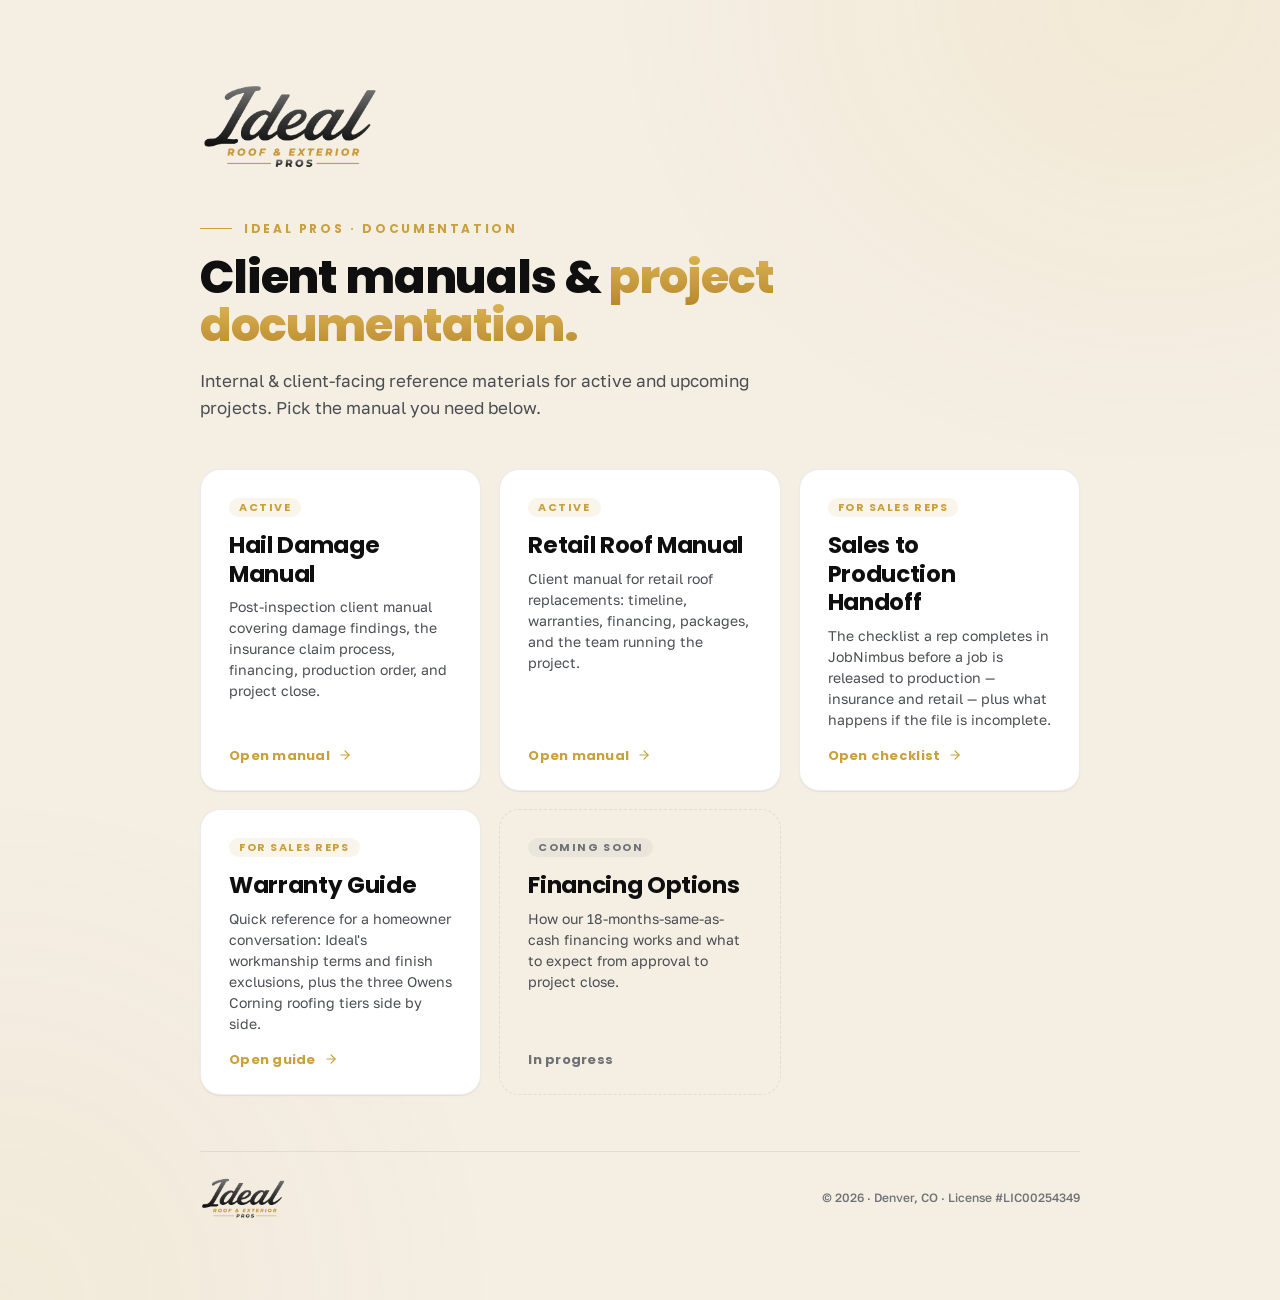
<file: index.html>
<!DOCTYPE html>
<html lang="en">
<head>
  <meta charset="UTF-8" />
  <meta name="viewport" content="width=device-width, initial-scale=1.0" />
  <title>Documentation — Ideal Roof &amp; Exterior Pros</title>
  <meta name="robots" content="noindex" />
  <meta name="theme-color" content="#0F0F10" />

  <link rel="stylesheet" href="hail/assets/brand.css" />

  <link rel="icon" type="image/svg+xml" href="data:image/svg+xml,%3Csvg xmlns='http://www.w3.org/2000/svg' viewBox='0 0 64 64'%3E%3Crect width='64' height='64' fill='%230F0F10'/%3E%3Cpolygon points='32,12 56,32 8,32' fill='%23C9A03A'/%3E%3Crect x='12' y='32' width='40' height='24' fill='%23F4EEE3'/%3E%3Crect x='26' y='40' width='12' height='16' fill='%230F0F10'/%3E%3C/svg%3E" />

  <style>
    body {
      min-height: 100vh;
      margin: 0;
      background:
        radial-gradient(70% 60% at 90% 0%,  rgba(226,186,90,.10) 0, rgba(226,186,90,0) 60%),
        radial-gradient(60% 60% at 0% 100%, rgba(201,160,58,.06) 0, rgba(201,160,58,0) 65%),
        var(--bg);
      color: var(--fg);
      display: flex; align-items: center; justify-content: center;
      padding: 80px 24px;
    }

    .hub {
      width: 100%;
      max-width: 880px;
      text-align: left;
    }

    .hub-logo {
      height: 76px; width: auto; display: block;
      margin-bottom: 32px;
    }
    @media (min-width: 701px) { .hub-logo { height: 92px; margin-bottom: 40px; } }

    .hub-eyebrow {
      display: inline-flex; align-items: center; gap: 12px;
      font: var(--t-eyebrow);
      letter-spacing: var(--track-eyebrow);
      text-transform: uppercase;
      color: var(--accent);
      margin-bottom: 18px;
    }
    .hub-eyebrow::before { content: ""; width: 32px; height: 1px; background: var(--accent); }

    .hub h1 {
      font: var(--t-h2);
      letter-spacing: var(--track-head);
      margin: 0 0 18px;
    }
    .hub h1 .gg {
      background: var(--grad-gold-deep);
      -webkit-background-clip: text;
      background-clip: text; color: transparent;
    }
    .hub > p {
      font: 400 17px/1.55 var(--font-body);
      color: var(--fg-muted);
      max-width: 56ch;
      margin: 0 0 48px;
    }

    .doc-grid {
      display: grid;
      grid-template-columns: repeat(auto-fill, minmax(280px, 1fr));
      gap: 18px;
    }

    .doc-card {
      display: flex; flex-direction: column;
      padding: 28px;
      background: var(--alpine-white);
      border: 1px solid var(--hairline);
      border-radius: var(--radius-lg);
      box-shadow: var(--shadow-1);
      color: inherit;
      text-decoration: none;
      transition: transform var(--dur-base) var(--ease-out),
                  box-shadow var(--dur-base) var(--ease-out),
                  border-color var(--dur-base) var(--ease-out);
      position: relative; overflow: hidden;
    }
    .doc-card::before {
      content: ""; position: absolute; left: 0; top: 0; bottom: 0;
      width: 4px; background: var(--accent);
      transform: scaleY(0); transform-origin: top;
      transition: transform var(--dur-base) var(--ease-out);
    }
    .doc-card:hover {
      transform: translateY(-3px);
      box-shadow: var(--shadow-3);
      border-color: var(--accent);
      color: inherit;
    }
    .doc-card:hover::before { transform: scaleY(1); }

    .doc-card .tag {
      display: inline-block;
      font: 700 11px/1 var(--font-display);
      letter-spacing: .14em;
      text-transform: uppercase;
      color: var(--accent);
      padding: 4px 10px;
      background: rgba(201,160,58,.10);
      border-radius: 999px;
      margin-bottom: 14px;
      align-self: flex-start;
    }
    .doc-card h3 {
      font: var(--t-h4);
      letter-spacing: var(--track-tight);
      margin: 0 0 8px;
    }
    .doc-card p {
      font: 400 14px/1.5 var(--font-body);
      color: var(--fg-muted);
      margin: 0 0 18px;
    }
    .doc-card .row {
      display: flex; align-items: center; gap: 8px;
      margin-top: auto;
      font: 700 13px/1 var(--font-display);
      letter-spacing: .02em;
      color: var(--accent);
    }
    .doc-card .row svg { width: 14px; height: 14px; stroke: currentColor; fill: none; stroke-width: 2; stroke-linecap: round; stroke-linejoin: round; }

    .doc-card.placeholder {
      background: transparent;
      border-style: dashed;
      box-shadow: none;
      color: var(--fg-soft);
      cursor: default;
    }
    .doc-card.placeholder:hover {
      transform: none;
      box-shadow: none;
      border-color: var(--hairline-strong);
    }
    .doc-card.placeholder::before { display: none; }
    .doc-card.placeholder .tag {
      color: var(--fg-soft);
      background: rgba(15,15,16,.04);
    }
    .doc-card.placeholder .row { color: var(--fg-soft); }

    .hub-footer {
      margin-top: 56px;
      padding-top: 24px;
      border-top: 1px solid var(--hairline);
      display: flex; align-items: center; justify-content: space-between; gap: 16px;
      font: var(--t-caption);
      color: var(--fg-soft);
      flex-wrap: wrap;
    }
    .hub-footer .brand {
      display: flex; align-items: center; gap: 10px;
    }
    .hub-footer .brand .foot-logo {
      height: 44px; width: auto; display: block;
    }
  </style>
</head>
<body>
  <main class="hub">
    <img class="hub-logo" src="assets/logo-dark.webp" alt="Ideal Roof &amp; Exterior Pros" width="2170" height="1115" />
    <span class="hub-eyebrow">Ideal Pros · Documentation</span>
    <h1>Client manuals &amp; <span class="gg">project documentation.</span></h1>
    <p>Internal &amp; client-facing reference materials for active and upcoming projects. Pick the manual you need below.</p>

    <div class="doc-grid">

      <a class="doc-card" href="hail/">
        <span class="tag">Active</span>
        <h3>Hail Damage Manual</h3>
        <p>Post-inspection client manual covering damage findings, the insurance claim process, financing, production order, and project close.</p>
        <div class="row">
          Open manual
          <svg viewBox="0 0 24 24"><line x1="5" y1="12" x2="19" y2="12"/><polyline points="12 5 19 12 12 19"/></svg>
        </div>
      </a>

      <a class="doc-card" href="retail/">
        <span class="tag">Active</span>
        <h3>Retail Roof Manual</h3>
        <p>Client manual for retail roof replacements: timeline, warranties, financing, packages, and the team running the project.</p>
        <div class="row">
          Open manual
          <svg viewBox="0 0 24 24"><line x1="5" y1="12" x2="19" y2="12"/><polyline points="12 5 19 12 12 19"/></svg>
        </div>
      </a>

      <a class="doc-card" href="handoff/">
        <span class="tag">For sales reps</span>
        <h3>Sales to Production Handoff</h3>
        <p>The checklist a rep completes in JobNimbus before a job is released to production — insurance and retail — plus what happens if the file is incomplete.</p>
        <div class="row">
          Open checklist
          <svg viewBox="0 0 24 24"><line x1="5" y1="12" x2="19" y2="12"/><polyline points="12 5 19 12 12 19"/></svg>
        </div>
      </a>

      <a class="doc-card" href="warranty/">
        <span class="tag">For sales reps</span>
        <h3>Warranty Guide</h3>
        <p>Quick reference for a homeowner conversation: Ideal's workmanship terms and finish exclusions, plus the three Owens Corning roofing tiers side by side.</p>
        <div class="row">
          Open guide
          <svg viewBox="0 0 24 24"><line x1="5" y1="12" x2="19" y2="12"/><polyline points="12 5 19 12 12 19"/></svg>
        </div>
      </a>

      <a class="doc-card placeholder">
        <span class="tag">Coming soon</span>
        <h3>Financing Options</h3>
        <p>How our 18-months-same-as-cash financing works and what to expect from approval to project close.</p>
        <div class="row">In progress</div>
      </a>

    </div>

    <div class="hub-footer">
      <div class="brand">
        <img class="foot-logo" src="assets/logo-dark.webp" alt="Ideal Roof &amp; Exterior Pros" width="2170" height="1115" />
      </div>
      <div>© 2026 · Denver, CO · License #LIC00254349</div>
    </div>
  </main>
</body>
</html>
</file>
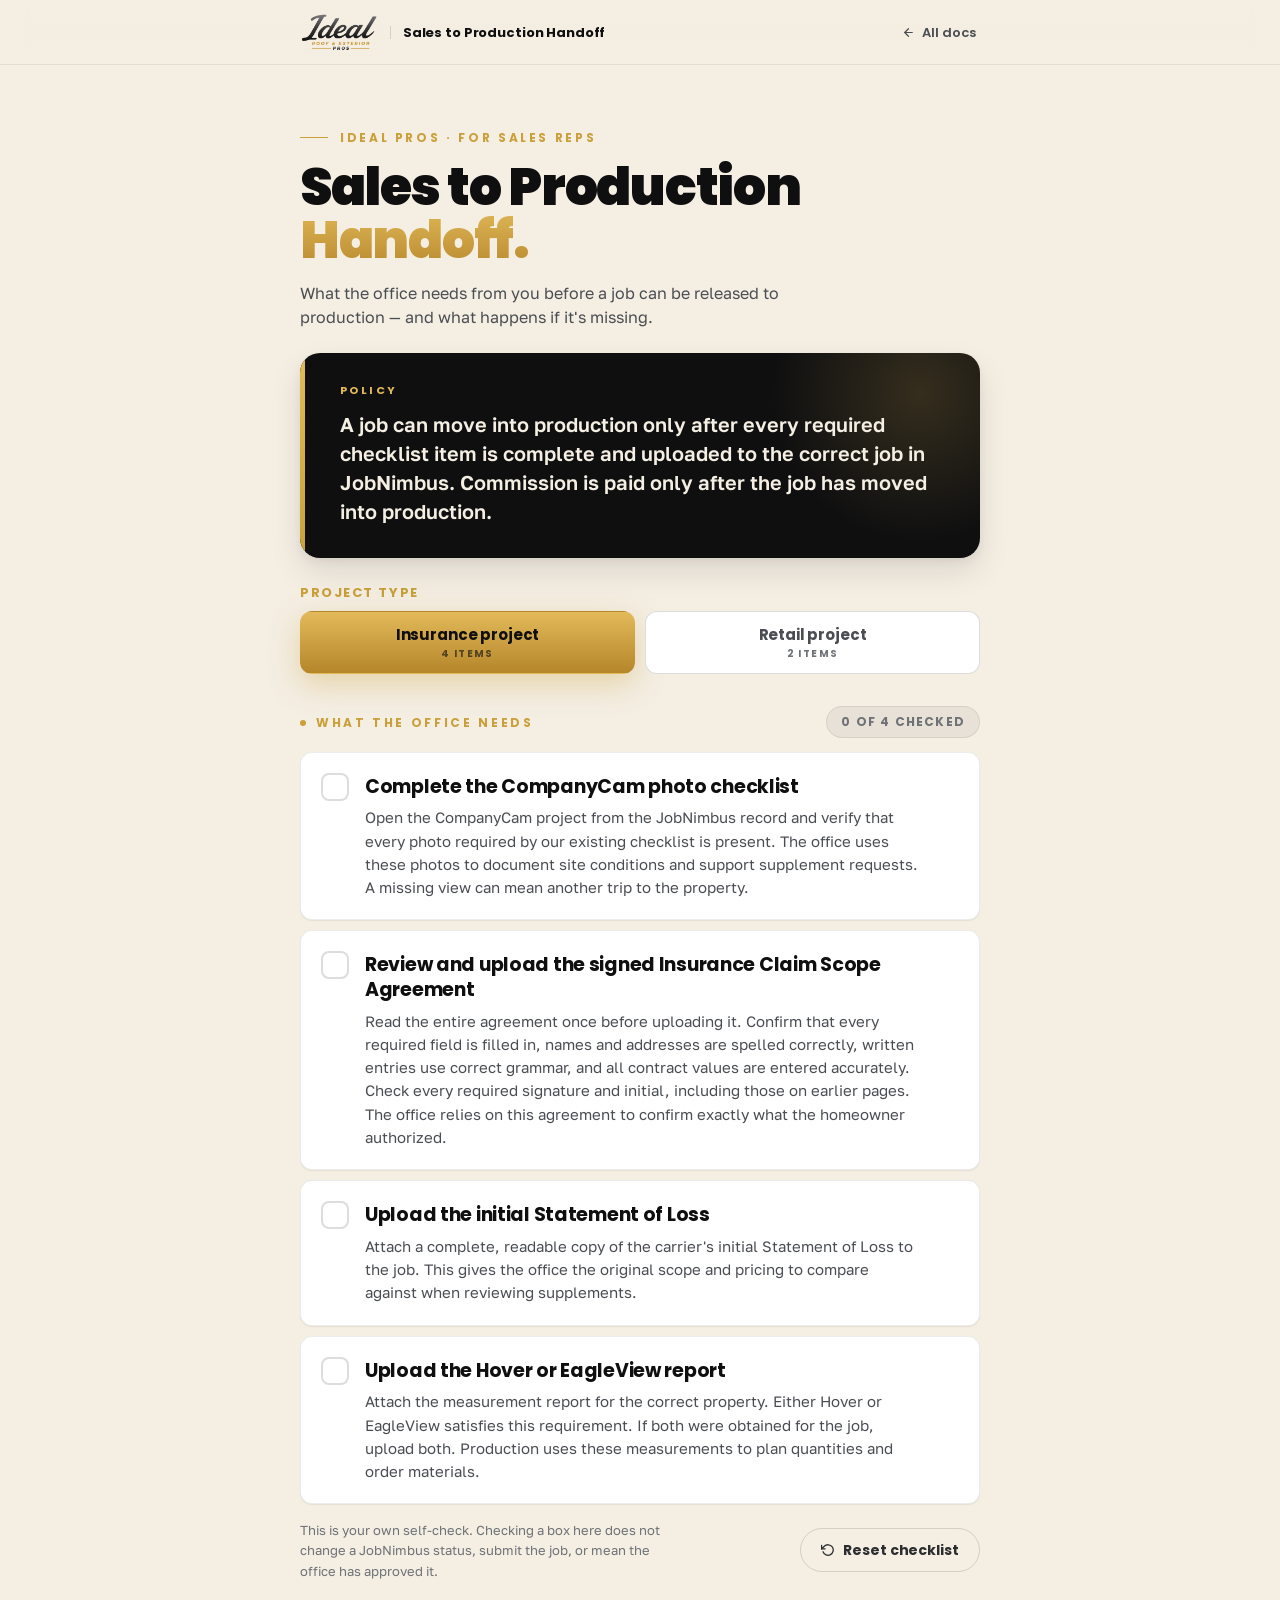
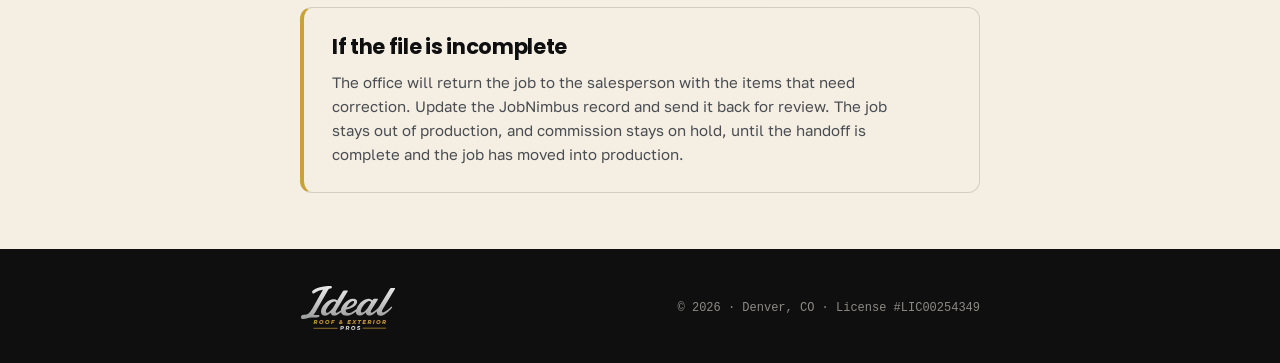
<file: handoff/index.html>
<!DOCTYPE html>
<html lang="en">
<head>
  <meta charset="UTF-8" />
  <meta name="viewport" content="width=device-width, initial-scale=1.0" />
  <title>Sales to Production Handoff — Ideal Roof &amp; Exterior Pros</title>
  <meta name="robots" content="noindex" />
  <meta name="theme-color" content="#0F0F10" />
  <meta name="description" content="Internal checklist for Ideal Roof &amp; Exterior Pros sales reps: what the office needs in JobNimbus before a job can move into production." />

  <link rel="stylesheet" href="../hail/assets/brand.css" />

  <link rel="icon" type="image/svg+xml" href="data:image/svg+xml,%3Csvg xmlns='http://www.w3.org/2000/svg' viewBox='0 0 64 64'%3E%3Crect width='64' height='64' fill='%230F0F10'/%3E%3Cpolygon points='32,12 56,32 8,32' fill='%23C9A03A'/%3E%3Crect x='12' y='32' width='40' height='24' fill='%23F4EEE3'/%3E%3Crect x='26' y='40' width='12' height='16' fill='%230F0F10'/%3E%3C/svg%3E" />

  <style>
    html { scroll-behavior: smooth; }
    body { background: var(--bg); color: var(--fg); }

    .page-wrap { max-width: 760px; margin: 0 auto; padding: 0 24px; }
    @media (min-width: 801px) { .page-wrap { padding: 0 40px; } }

    /* ---------- Sticky top bar (matches the manual's topbar) ---------- */
    .topbar {
      position: sticky; top: 0; z-index: 50;
      background: rgba(244, 238, 227, 0.92);
      backdrop-filter: blur(14px) saturate(180%);
      -webkit-backdrop-filter: blur(14px) saturate(180%);
      border-bottom: 1px solid var(--hairline);
    }
    .topbar-inner {
      display: flex; align-items: center; justify-content: space-between;
      height: 64px; gap: 16px;
    }
    .topbar-brand { display: flex; align-items: center; gap: 12px; min-width: 0; }
    .topbar-brand .topbar-logo { height: 40px; width: auto; display: block; flex: none; }
    .topbar-brand b {
      font: 700 13px/1 var(--font-display); letter-spacing: -.01em; color: var(--fg);
      white-space: nowrap; overflow: hidden; text-overflow: ellipsis;
      padding-left: 12px; border-left: 1px solid var(--hairline-strong);
    }
    /* The logo plus the page name plus the back link won't fit a phone —
       the h1 directly below names the page anyway. */
    @media (max-width: 559px) { .topbar-brand b { display: none; } }
    @media (min-width: 801px) { .topbar-brand .topbar-logo { height: 40px; } }
    .topbar-back {
      display: inline-flex; align-items: center; gap: 7px;
      font: 600 13px/1 var(--font-display); color: var(--fg-muted);
      padding: 10px 4px; white-space: nowrap;
      transition: color var(--dur-base) var(--ease-out);
    }
    .topbar-back:hover { color: var(--accent); }
    .topbar-back svg { width: 13px; height: 13px; stroke: currentColor; fill: none; stroke-width: 2.2; stroke-linecap: round; stroke-linejoin: round; }

    /* ---------- Head ---------- */
    .head { padding-top: 36px; }
    @media (min-width: 801px) { .head { padding-top: 56px; } }

    .head .eyebrow-row {
      display: inline-flex; align-items: center; gap: 12px;
      font: var(--t-eyebrow); letter-spacing: var(--track-eyebrow); text-transform: uppercase;
      color: var(--accent); margin-bottom: 16px;
    }
    .head .eyebrow-row::before { content: ""; width: 28px; height: 1px; background: var(--accent); }

    .head h1 {
      font: 900 clamp(32px, 8vw, 52px)/1.03 var(--font-display);
      letter-spacing: var(--track-head);
      margin: 0 0 14px; text-wrap: balance;
    }
    .head h1 .gg {
      background: var(--grad-gold-deep);
      -webkit-background-clip: text; background-clip: text; color: transparent;
    }
    .head > p.sub {
      font: 400 16px/1.5 var(--font-body);
      color: var(--fg-muted); max-width: 52ch; margin: 0 0 24px;
    }

    /* ---------- Policy (prominent, directly under the title) ---------- */
    .policy {
      background: var(--onyx); color: var(--cream-stone);
      border-radius: var(--radius-lg);
      padding: 24px 22px 24px 26px;
      position: relative; overflow: hidden;
      box-shadow: var(--shadow-3);
    }
    @media (min-width: 801px) { .policy { padding: 32px 36px 32px 40px; } }
    .policy::before {
      content: ""; position: absolute; left: 0; top: 0; bottom: 0;
      width: 5px; background: var(--grad-gold);
    }
    .policy::after {
      content: ""; position: absolute; right: -90px; top: -110px;
      width: 300px; height: 300px; border-radius: 999px;
      background: radial-gradient(circle, rgba(226,186,90,.18) 0%, transparent 70%);
      pointer-events: none;
    }
    .policy .lbl {
      position: relative; z-index: 1;
      display: block;
      font: 700 11px/1 var(--font-display); letter-spacing: .22em; text-transform: uppercase;
      color: var(--burnished-gold); margin-bottom: 14px;
    }
    .policy p {
      position: relative; z-index: 1;
      font: 600 clamp(16px, 4.2vw, 20px)/1.45 var(--font-body);
      color: var(--cream-stone); margin: 0; max-width: 54ch;
    }

    /* ---------- Project type selector ---------- */
    .picker { margin-top: 28px; }
    .picker .lbl {
      display: block;
      font: var(--t-label); letter-spacing: var(--track-label); text-transform: uppercase;
      color: var(--accent); margin-bottom: 12px;
    }
    .seg {
      display: grid; grid-template-columns: 1fr 1fr; gap: 10px;
    }
    .seg button {
      appearance: none; cursor: pointer;
      min-height: 60px; padding: 14px 16px;
      background: var(--alpine-white);
      border: 1px solid var(--hairline-strong);
      border-radius: var(--radius-md);
      font: 700 15px/1.2 var(--font-display); letter-spacing: -.01em;
      color: var(--fg-muted);
      display: flex; flex-direction: column; align-items: center; justify-content: center; gap: 5px;
      transition: all var(--dur-base) var(--ease-out);
      text-align: center;
    }
    .seg button .n {
      font: 700 10px/1 var(--font-display); letter-spacing: .14em; text-transform: uppercase;
      color: var(--fg-soft); flex: none;
    }
    .seg button:hover { border-color: var(--accent); color: var(--fg); }
    .seg button[aria-pressed="true"] {
      background: var(--grad-gold-deep); color: var(--onyx);
      border-color: transparent; box-shadow: var(--shadow-gold);
    }
    .seg button[aria-pressed="true"] .n { color: rgba(15,15,16,.62); }

    /* ---------- Checklist ---------- */
    .list-head {
      display: flex; align-items: baseline; justify-content: space-between;
      gap: 14px; flex-wrap: wrap;
      margin: 32px 0 14px;
    }
    .list-head .eyebrow-num {
      display: inline-flex; align-items: center; gap: 10px;
      font: var(--t-eyebrow); letter-spacing: var(--track-eyebrow); text-transform: uppercase;
      color: var(--accent); margin: 0;
    }
    .list-head .eyebrow-num .dot { width: 6px; height: 6px; border-radius: 999px; background: var(--accent); flex: none; }

    .progress {
      display: inline-flex; align-items: center; gap: 8px;
      font: 700 12px/1 var(--font-display); letter-spacing: .1em; text-transform: uppercase;
      color: var(--fg-soft);
      background: rgba(15,15,16,.05);
      border: 1px solid var(--hairline);
      border-radius: var(--radius-pill);
      padding: 9px 14px;
      transition: all var(--dur-base) var(--ease-out);
    }
    .progress.done {
      background: var(--grad-gold-deep); color: var(--onyx);
      border-color: transparent; box-shadow: var(--shadow-gold);
    }
    .progress svg { width: 13px; height: 13px; stroke: currentColor; fill: none; stroke-width: 2.6; stroke-linecap: round; stroke-linejoin: round; display: none; }
    .progress.done svg { display: block; }

    .items { display: grid; gap: 10px; }

    .item {
      display: grid; grid-template-columns: 28px 1fr; gap: 14px;
      align-items: start;
      background: var(--alpine-white);
      border: 1px solid var(--hairline);
      border-radius: var(--radius-md);
      box-shadow: var(--shadow-1);
      padding: 18px 18px 18px 16px;
      cursor: pointer;
      transition: border-color var(--dur-base) var(--ease-out), box-shadow var(--dur-base) var(--ease-out), background var(--dur-base) var(--ease-out);
      -webkit-tap-highlight-color: transparent;
    }
    @media (min-width: 801px) { .item { padding: 20px 24px 20px 20px; gap: 16px; } }
    .item:hover { border-color: var(--hairline-strong); box-shadow: var(--shadow-2); }
    .item:has(input:checked) { background: #FCF8EF; border-color: rgba(201,160,58,.45); }
    .item:has(input:focus-visible) { outline: 2px solid var(--accent); outline-offset: 2px; }

    .item input {
      appearance: none; -webkit-appearance: none; margin: 0;
      width: 28px; height: 28px; flex: none;
      border: 2px solid var(--hairline-strong);
      border-radius: 8px;
      background: var(--alpine-white);
      cursor: pointer; position: relative;
      transition: all var(--dur-fast) var(--ease-out);
    }
    .item input:checked {
      background: var(--grad-gold-deep); border-color: transparent;
    }
    .item input:checked::after {
      content: ""; position: absolute;
      left: 7px; top: 3px; width: 9px; height: 15px;
      border-right: 2.6px solid var(--onyx);
      border-bottom: 2.6px solid var(--onyx);
      transform: rotate(40deg);
    }

    .item h3 {
      font: 700 clamp(16px, 4.3vw, 19px)/1.3 var(--font-display);
      letter-spacing: var(--track-tight);
      margin: 2px 0 7px; color: var(--fg);
    }
    .item p {
      font: 400 15px/1.55 var(--font-body);
      color: var(--fg-muted); margin: 0; max-width: 62ch;
    }
    .item .note {
      display: block; margin-top: 9px;
      font: var(--t-body-s); color: var(--fg-soft);
    }
    .item .note b { color: var(--graphite); font-weight: 600; }

    /* ---------- Self-check caption + reset ---------- */
    .list-foot {
      display: flex; align-items: center; justify-content: space-between;
      gap: 14px; flex-wrap: wrap;
      margin-top: 16px;
    }
    .list-foot .cap {
      font: var(--t-body-s); color: var(--fg-soft); margin: 0; max-width: 46ch;
    }
    .reset {
      appearance: none; cursor: pointer;
      background: transparent; color: var(--graphite);
      border: 1px solid var(--hairline-strong);
      border-radius: var(--radius-pill);
      min-height: 44px; padding: 12px 20px;
      font: var(--t-cta); letter-spacing: -.005em;
      display: inline-flex; align-items: center; gap: 8px;
      transition: all var(--dur-base) var(--ease-out);
      white-space: nowrap;
    }
    .reset:hover { background: rgba(15,15,16,.04); color: var(--onyx); border-color: var(--accent); }
    .reset:active { transform: scale(.97); }
    .reset svg { width: 14px; height: 14px; stroke: currentColor; fill: none; stroke-width: 2.2; stroke-linecap: round; stroke-linejoin: round; }

    /* ---------- Incomplete note ---------- */
    .incomplete {
      margin-top: 26px;
      background: var(--cream-stone);
      border: 1px solid var(--hairline-strong);
      border-left: 4px solid var(--accent);
      border-radius: var(--radius-md);
      padding: 22px 22px;
    }
    @media (min-width: 801px) { .incomplete { padding: 26px 28px; } }
    .incomplete h2 {
      font: 700 clamp(17px, 4.4vw, 21px)/1.25 var(--font-display);
      letter-spacing: var(--track-tight);
      margin: 0 0 10px; color: var(--fg);
    }
    .incomplete p {
      font: 400 15px/1.6 var(--font-body);
      color: var(--fg-muted); margin: 0; max-width: 64ch;
    }

    /* ---------- Footer ---------- */
    .page-footer {
      margin-top: 56px;
      background: var(--onyx); color: rgba(244,238,227,.55);
      padding: 36px 0 32px;
    }
    .page-footer .row {
      display: flex; align-items: center; justify-content: space-between;
      gap: 16px; flex-wrap: wrap;
      font: var(--t-caption);
    }
    .page-footer .brand { display: flex; align-items: center; gap: 10px; }
    .page-footer .brand .foot-logo { height: 46px; width: auto; display: block; opacity: .92; }
    .page-footer .lic { font-family: var(--font-mono); font-size: 12px; }

    @media print {
      .topbar, .reset, .seg { display: none !important; }
      .policy { -webkit-print-color-adjust: exact; print-color-adjust: exact; }
      .hidden { display: block !important; }
    }

    .hidden { display: none; }
  </style>
</head>
<body>

  <header class="topbar">
    <div class="page-wrap topbar-inner">
      <div class="topbar-brand">
        <a href="../"><img class="topbar-logo" src="../assets/logo-dark.webp" alt="Ideal Roof &amp; Exterior Pros" width="2170" height="1115" /></a>
        <b>Sales to Production Handoff</b>
      </div>
      <a class="topbar-back" href="../">
        <svg viewBox="0 0 24 24" aria-hidden="true"><line x1="19" y1="12" x2="5" y2="12"/><polyline points="12 19 5 12 12 5"/></svg>
        All docs
      </a>
    </div>
  </header>

  <main>
    <div class="page-wrap head">
      <span class="eyebrow-row">Ideal Pros · For Sales Reps</span>
      <h1>Sales to Production <span class="gg">Handoff.</span></h1>
      <p class="sub">What the office needs from you before a job can be released to production — and what happens if it's missing.</p>

      <section class="policy" aria-labelledby="policy-lbl">
        <span class="lbl" id="policy-lbl">Policy</span>
        <p>A job can move into production only after every required checklist item is complete and uploaded to the correct job in JobNimbus. Commission is paid only after the job has moved into production.</p>
      </section>

      <section class="picker" aria-labelledby="picker-lbl">
        <span class="lbl" id="picker-lbl">Project type</span>
        <div class="seg" role="group" aria-labelledby="picker-lbl">
          <button type="button" id="btn-insurance" data-type="insurance" aria-pressed="true" aria-controls="list-insurance">
            Insurance project <span class="n">4 items</span>
          </button>
          <button type="button" id="btn-retail" data-type="retail" aria-pressed="false" aria-controls="list-retail">
            Retail project <span class="n">2 items</span>
          </button>
        </div>
      </section>

      <div class="list-head">
        <span class="eyebrow-num"><span class="dot"></span>What the office needs</span>
        <span class="progress" id="progress" role="status" aria-live="polite">
          <svg viewBox="0 0 24 24" aria-hidden="true"><polyline points="20 6 9 17 4 12"/></svg>
          <span id="progress-text">0 of 4 checked</span>
        </span>
      </div>

      <!-- ============ INSURANCE ============ -->
      <section class="items" id="list-insurance" data-list="insurance" aria-label="Insurance project checklist">

        <label class="item">
          <input type="checkbox" />
          <div>
            <h3>Complete the CompanyCam photo checklist</h3>
            <p>Open the CompanyCam project from the JobNimbus record and verify that every photo required by our existing checklist is present. The office uses these photos to document site conditions and support supplement requests. A missing view can mean another trip to the property.</p>
          </div>
        </label>

        <label class="item">
          <input type="checkbox" />
          <div>
            <h3>Review and upload the signed Insurance Claim Scope Agreement</h3>
            <p>Read the entire agreement once before uploading it. Confirm that every required field is filled in, names and addresses are spelled correctly, written entries use correct grammar, and all contract values are entered accurately. Check every required signature and initial, including those on earlier pages. The office relies on this agreement to confirm exactly what the homeowner authorized.</p>
          </div>
        </label>

        <label class="item">
          <input type="checkbox" />
          <div>
            <h3>Upload the initial Statement of Loss</h3>
            <p>Attach a complete, readable copy of the carrier's initial Statement of Loss to the job. This gives the office the original scope and pricing to compare against when reviewing supplements.</p>
          </div>
        </label>

        <label class="item">
          <input type="checkbox" />
          <div>
            <h3>Upload the Hover or EagleView report</h3>
            <p>Attach the measurement report for the correct property. Either Hover or EagleView satisfies this requirement. If both were obtained for the job, upload both. Production uses these measurements to plan quantities and order materials.</p>
          </div>
        </label>

      </section>

      <!-- ============ RETAIL ============ -->
      <section class="items hidden" id="list-retail" data-list="retail" aria-label="Retail project checklist">

        <label class="item">
          <input type="checkbox" />
          <div>
            <h3>Verify the CompanyCam photos are complete and organized</h3>
            <p>Open the photos from the JobNimbus record and look at them from the production team's perspective. Can they identify each work area, see the existing conditions, and understand what was sold? Organize the photos so the team can answer those questions without calling the rep.</p>
          </div>
        </label>

        <label class="item">
          <input type="checkbox" />
          <div>
            <h3>Upload the signed contract with colors selected</h3>
            <p>Confirm the homeowner signed the contract and that the selected colors are clearly recorded for each applicable part of the project. Production should be able to tell exactly what to order from the signed paperwork. A blank color or "TBD" leaves this item incomplete.</p>
          </div>
        </label>

      </section>

      <div class="list-foot">
        <p class="cap">This is your own self-check. Checking a box here does not change a JobNimbus status, submit the job, or mean the office has approved it.</p>
        <button type="button" class="reset" id="reset">
          <svg viewBox="0 0 24 24" aria-hidden="true"><polyline points="1 4 1 10 7 10"/><path d="M3.51 15a9 9 0 1 0 2.13-9.36L1 10"/></svg>
          Reset checklist
        </button>
      </div>

      <section class="incomplete" aria-labelledby="incomplete-h">
        <h2 id="incomplete-h">If the file is incomplete</h2>
        <p>The office will return the job to the salesperson with the items that need correction. Update the JobNimbus record and send it back for review. The job stays out of production, and commission stays on hold, until the handoff is complete and the job has moved into production.</p>
      </section>
    </div>
  </main>

  <footer class="page-footer">
    <div class="page-wrap row">
      <div class="brand">
        <img class="foot-logo" src="../assets/logo-light.svg" alt="Ideal Roof &amp; Exterior Pros" width="2112" height="1016" />
      </div>
      <div class="lic">© 2026 · Denver, CO · License #LIC00254349</div>
    </div>
  </footer>

  <script>
    (function () {
      var lists = {
        insurance: document.getElementById('list-insurance'),
        retail: document.getElementById('list-retail')
      };
      var buttons = Array.prototype.slice.call(document.querySelectorAll('.seg button'));
      var progress = document.getElementById('progress');
      var progressText = document.getElementById('progress-text');
      var active = 'insurance';

      // Every visit starts clean — nothing is persisted, and Safari/Firefox
      // form restoration on back/reload is cleared explicitly.
      function clearList(name) {
        var boxes = lists[name].querySelectorAll('input[type="checkbox"]');
        for (var i = 0; i < boxes.length; i++) boxes[i].checked = false;
      }

      function render() {
        var boxes = lists[active].querySelectorAll('input[type="checkbox"]');
        var total = boxes.length;
        var done = 0;
        for (var i = 0; i < boxes.length; i++) if (boxes[i].checked) done++;

        if (total > 0 && done === total) {
          progress.classList.add('done');
          progressText.textContent = 'Ready for office review';
        } else {
          progress.classList.remove('done');
          progressText.textContent = done + ' of ' + total + ' checked';
        }
      }

      function select(name) {
        active = name;
        for (var key in lists) {
          if (Object.prototype.hasOwnProperty.call(lists, key)) {
            lists[key].classList.toggle('hidden', key !== name);
          }
        }
        buttons.forEach(function (b) {
          b.setAttribute('aria-pressed', String(b.getAttribute('data-type') === name));
        });
        render();
      }

      buttons.forEach(function (b) {
        b.addEventListener('click', function () { select(b.getAttribute('data-type')); });
      });

      document.addEventListener('change', function (e) {
        if (e.target && e.target.type === 'checkbox') render();
      });

      document.getElementById('reset').addEventListener('click', function () {
        clearList('insurance');
        clearList('retail');
        render();
      });

      clearList('insurance');
      clearList('retail');
      select('insurance');
    })();
  </script>
</body>
</html>
</file>
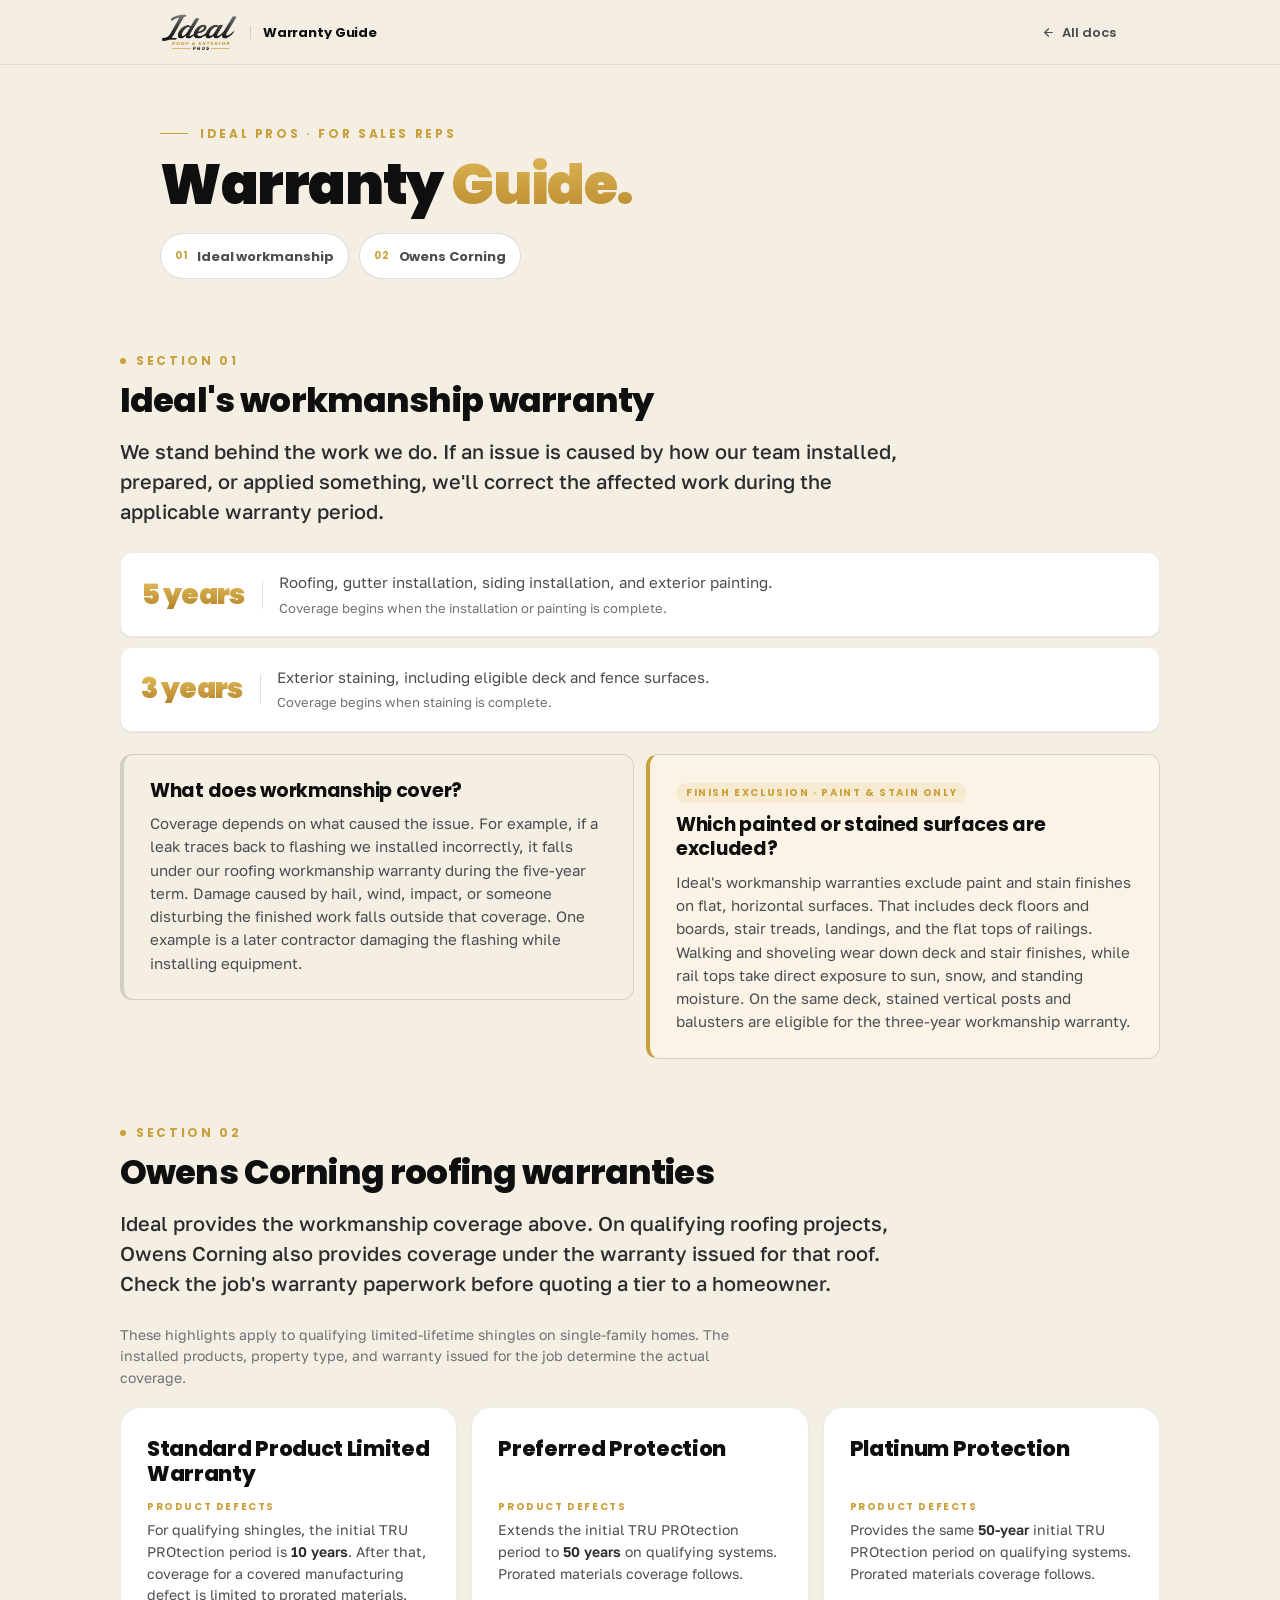
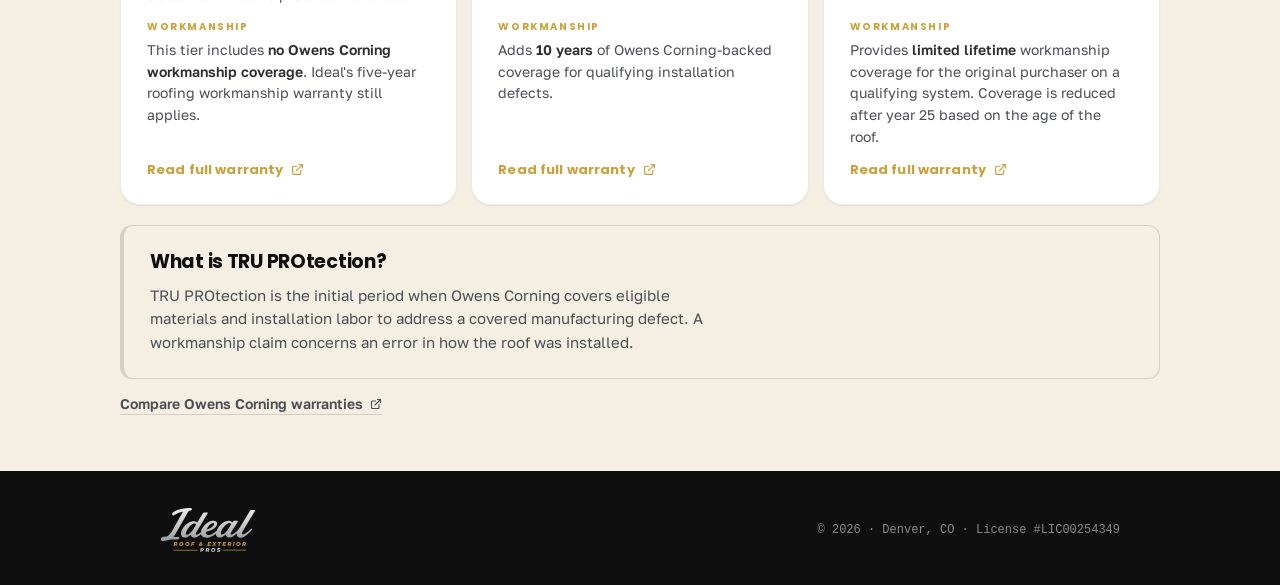
<file: warranty/index.html>
<!DOCTYPE html>
<html lang="en">
<head>
  <meta charset="UTF-8" />
  <meta name="viewport" content="width=device-width, initial-scale=1.0" />
  <title>Warranty Guide — Ideal Roof &amp; Exterior Pros</title>
  <meta name="robots" content="noindex" />
  <meta name="theme-color" content="#0F0F10" />
  <meta name="description" content="Quick warranty reference for Ideal Roof &amp; Exterior Pros sales reps: Ideal's workmanship coverage and the Owens Corning roofing warranty tiers." />

  <link rel="stylesheet" href="../hail/assets/brand.css" />

  <link rel="icon" type="image/svg+xml" href="data:image/svg+xml,%3Csvg xmlns='http://www.w3.org/2000/svg' viewBox='0 0 64 64'%3E%3Crect width='64' height='64' fill='%230F0F10'/%3E%3Cpolygon points='32,12 56,32 8,32' fill='%23C9A03A'/%3E%3Crect x='12' y='32' width='40' height='24' fill='%23F4EEE3'/%3E%3Crect x='26' y='40' width='12' height='16' fill='%230F0F10'/%3E%3C/svg%3E" />

  <style>
    html { scroll-behavior: smooth; }
    body { background: var(--bg); color: var(--fg); }

    .page-wrap { max-width: 1040px; margin: 0 auto; padding: 0 24px; }
    @media (min-width: 801px) { .page-wrap { padding: 0 40px; } }

    /* ---------- Sticky top bar ---------- */
    .topbar {
      position: sticky; top: 0; z-index: 50;
      background: rgba(244, 238, 227, 0.92);
      backdrop-filter: blur(14px) saturate(180%);
      -webkit-backdrop-filter: blur(14px) saturate(180%);
      border-bottom: 1px solid var(--hairline);
    }
    .topbar-inner {
      display: flex; align-items: center; justify-content: space-between;
      height: 64px; gap: 16px;
    }
    .topbar-brand { display: flex; align-items: center; gap: 12px; min-width: 0; }
    .topbar-brand .topbar-logo { height: 40px; width: auto; display: block; flex: none; }
    .topbar-brand b {
      font: 700 13px/1 var(--font-display); letter-spacing: -.01em; color: var(--fg);
      white-space: nowrap; overflow: hidden; text-overflow: ellipsis;
      padding-left: 12px; border-left: 1px solid var(--hairline-strong);
    }
    @media (max-width: 559px) { .topbar-brand b { display: none; } }
    @media (min-width: 801px) { .topbar-brand .topbar-logo { height: 40px; } }

    .topbar-back {
      display: inline-flex; align-items: center; gap: 7px;
      font: 600 13px/1 var(--font-display); color: var(--fg-muted);
      padding: 10px 4px; white-space: nowrap;
      transition: color var(--dur-base) var(--ease-out);
    }
    .topbar-back:hover { color: var(--accent); }
    .topbar-back svg { width: 13px; height: 13px; stroke: currentColor; fill: none; stroke-width: 2.2; stroke-linecap: round; stroke-linejoin: round; }

    /* ---------- Head ---------- */
    .head { padding-top: 36px; }
    @media (min-width: 801px) { .head { padding-top: 52px; } }

    .head .eyebrow-row {
      display: inline-flex; align-items: center; gap: 12px;
      font: var(--t-eyebrow); letter-spacing: var(--track-eyebrow); text-transform: uppercase;
      color: var(--accent); margin-bottom: 16px;
    }
    .head .eyebrow-row::before { content: ""; width: 28px; height: 1px; background: var(--accent); }

    .head h1 {
      font: 900 clamp(34px, 8.4vw, 56px)/1.03 var(--font-display);
      letter-spacing: var(--track-head);
      margin: 0 0 20px; text-wrap: balance;
    }
    .head h1 .gg {
      background: var(--grad-gold-deep);
      -webkit-background-clip: text; background-clip: text; color: transparent;
    }

    /* ---------- Jump links ---------- */
    .jump { display: grid; grid-template-columns: 1fr 1fr; gap: 10px; margin-bottom: 8px; }
    @media (min-width: 601px) { .jump { display: flex; flex-wrap: wrap; } }
    .jump a {
      display: inline-flex; align-items: center; justify-content: center; gap: 8px;
      min-height: 46px; padding: 12px 14px;
      background: var(--alpine-white);
      border: 1px solid var(--hairline-strong);
      border-radius: var(--radius-pill);
      font: 700 13px/1 var(--font-display); letter-spacing: -.005em;
      color: var(--fg-muted);
      transition: all var(--dur-base) var(--ease-out);
    }
    .jump a:hover { border-color: var(--accent); color: var(--onyx); background: #FCF8EF; }
    .jump a .n {
      font: 700 10px/1 var(--font-display); letter-spacing: .14em;
      color: var(--accent);
    }

    /* ---------- Sections ---------- */
    section.scene { padding: 44px 0 0; scroll-margin-top: 72px; }
    @media (min-width: 801px) { section.scene { padding: 60px 0 0; } }

    .eyebrow-num {
      display: inline-flex; align-items: center; gap: 10px;
      font: var(--t-eyebrow); letter-spacing: var(--track-eyebrow); text-transform: uppercase;
      color: var(--accent); margin-bottom: 14px;
    }
    .eyebrow-num .dot { width: 6px; height: 6px; border-radius: 999px; background: var(--accent); flex: none; }

    section.scene > h2 {
      font: 800 clamp(23px, 5.4vw, 34px)/1.15 var(--font-display);
      letter-spacing: var(--track-head);
      margin: 0 0 16px;
    }

    .lead {
      font: 500 clamp(16px, 4.2vw, 20px)/1.5 var(--font-body);
      color: var(--graphite); margin: 0 0 26px; max-width: 60ch;
    }

    /* ---------- Coverage rows ---------- */
    .coverage { display: grid; gap: 10px; margin-bottom: 22px; }
    .cov-row {
      display: grid; grid-template-columns: auto 1fr; gap: 16px; align-items: center;
      background: var(--alpine-white);
      border: 1px solid var(--hairline);
      border-radius: var(--radius-md);
      box-shadow: var(--shadow-1);
      padding: 18px 20px;
    }
    @media (max-width: 599px) { .cov-row { grid-template-columns: 1fr; gap: 8px; align-items: start; } }
    .cov-row .term {
      font: 900 clamp(22px, 5.6vw, 28px)/1 var(--font-display);
      letter-spacing: -.03em;
      color: transparent;
      background: var(--grad-gold-deep);
      -webkit-background-clip: text; background-clip: text;
      white-space: nowrap;
      padding-right: 18px;
      border-right: 1px solid var(--hairline-strong);
    }
    @media (max-width: 599px) { .cov-row .term { padding-right: 0; border-right: 0; } }
    .cov-row .what { margin: 0; font: 400 15px/1.5 var(--font-body); color: var(--fg-muted); }
    .cov-row .what b { color: var(--graphite); font-weight: 600; }
    .cov-row .what .begins { display: block; margin-top: 4px; font: var(--t-body-s); color: var(--fg-soft); }

    /* ---------- Explanations ---------- */
    .explain { display: grid; gap: 12px; }
    @media (min-width: 881px) { .explain { grid-template-columns: 1fr 1fr; align-items: start; } }

    .note {
      background: var(--cream-stone);
      border: 1px solid var(--hairline-strong);
      border-left: 4px solid var(--hairline-strong);
      border-radius: var(--radius-md);
      padding: 20px 20px;
    }
    @media (min-width: 801px) { .note { padding: 24px 26px; } }
    .note.flag { border-left-color: var(--accent); background: #FBF4E6; }
    .note .tag {
      display: inline-block;
      font: 700 10px/1 var(--font-display); letter-spacing: .16em; text-transform: uppercase;
      color: var(--accent);
      background: rgba(201,160,58,.12);
      border-radius: 999px; padding: 5px 10px;
      margin-bottom: 10px;
    }
    .note h3 {
      font: 700 clamp(16px, 4.2vw, 19px)/1.3 var(--font-display);
      letter-spacing: var(--track-tight);
      margin: 0 0 9px; color: var(--fg);
    }
    .note p { font: 400 15px/1.55 var(--font-body); color: var(--fg-muted); margin: 0; max-width: 62ch; }
    .note p + p { margin-top: 10px; }

    /* ---------- Owens Corning cards ---------- */
    .scope {
      font: 400 14px/1.55 var(--font-body);
      color: var(--fg-soft); margin: 0 0 18px; max-width: 70ch;
    }

    .oc-cards { display: grid; gap: 14px; }
    @media (min-width: 881px) { .oc-cards { grid-template-columns: repeat(3, 1fr); } }

    .oc-card {
      display: flex; flex-direction: column;
      background: var(--alpine-white);
      border: 1px solid var(--hairline);
      border-radius: var(--radius-lg);
      box-shadow: var(--shadow-1);
      padding: 24px 22px;
      color: inherit;
      position: relative; overflow: hidden;
      transition: transform var(--dur-base) var(--ease-out),
                  box-shadow var(--dur-base) var(--ease-out),
                  border-color var(--dur-base) var(--ease-out);
    }
    @media (min-width: 801px) { .oc-card { padding: 28px 26px; } }
    .oc-card::before {
      content: ""; position: absolute; left: 0; top: 0; bottom: 0;
      width: 4px; background: var(--accent);
      transform: scaleY(0); transform-origin: top;
      transition: transform var(--dur-base) var(--ease-out);
    }
    .oc-card:hover {
      transform: translateY(-3px);
      box-shadow: var(--shadow-3);
      border-color: var(--accent);
      color: inherit;
    }
    .oc-card:hover::before { transform: scaleY(1); }
    .oc-card:focus-visible { outline: 2px solid var(--accent); outline-offset: 3px; }

    @media (min-width: 881px) {
      @supports (grid-template-rows: subgrid) {
        .oc-cards { grid-template-rows: auto auto auto auto; }
        .oc-card { display: grid; grid-template-rows: subgrid; grid-row: span 4; row-gap: 0; }
      }
    }

    .oc-card h3 {
      font: 800 clamp(18px, 4.6vw, 21px)/1.2 var(--font-display);
      letter-spacing: var(--track-tight);
      margin: 0 0 16px; color: var(--fg);
      align-self: start;
    }
    .oc-spec { margin: 0 0 16px; align-self: start; }
    .oc-spec .lbl {
      display: block;
      font: 700 10px/1 var(--font-display); letter-spacing: .16em; text-transform: uppercase;
      color: var(--accent); margin-bottom: 7px;
    }
    .oc-spec p { font: 400 14px/1.55 var(--font-body); color: var(--fg-muted); margin: 0; }
    .oc-spec p b { color: var(--graphite); font-weight: 600; }

    .oc-read {
      display: inline-flex; align-items: center; gap: 8px;
      margin-top: auto; align-self: end;
      font: 700 13px/1 var(--font-display); letter-spacing: .01em;
      color: var(--accent);
    }
    .oc-read svg { width: 13px; height: 13px; stroke: currentColor; fill: none; stroke-width: 2.2; stroke-linecap: round; stroke-linejoin: round; }

    /* ---------- Term + compare ---------- */
    .term-note { margin-top: 20px; }
    .compare {
      display: inline-flex; align-items: center; gap: 7px;
      margin-top: 18px;
      font: 600 14px/1 var(--font-body);
      color: var(--fg-muted);
      border-bottom: 1px solid var(--hairline-strong);
      padding-bottom: 3px;
      transition: color var(--dur-base) var(--ease-out), border-color var(--dur-base) var(--ease-out);
    }
    .compare:hover { color: var(--accent); border-color: var(--accent); }
    .compare svg { width: 12px; height: 12px; stroke: currentColor; fill: none; stroke-width: 2.2; stroke-linecap: round; stroke-linejoin: round; }

    /* ---------- Footer ---------- */
    .page-footer {
      margin-top: 56px;
      background: var(--onyx); color: rgba(244,238,227,.55);
      padding: 36px 0 32px;
    }
    .page-footer .row {
      display: flex; align-items: center; justify-content: space-between;
      gap: 16px; flex-wrap: wrap;
      font: var(--t-caption);
    }
    .page-footer .brand { display: flex; align-items: center; gap: 10px; }
    .page-footer .brand .foot-logo { height: 46px; width: auto; display: block; opacity: .92; }
    .page-footer .lic { font-family: var(--font-mono); font-size: 12px; }

    @media print {
      .topbar, .jump { display: none !important; }
      section.scene { break-inside: avoid; }
    }
  </style>
</head>
<body>

  <header class="topbar">
    <div class="page-wrap topbar-inner">
      <div class="topbar-brand">
        <a href="../"><img class="topbar-logo" src="../assets/logo-dark.webp" alt="Ideal Roof &amp; Exterior Pros" width="2170" height="1115" /></a>
        <b>Warranty Guide</b>
      </div>
      <a class="topbar-back" href="../">
        <svg viewBox="0 0 24 24" aria-hidden="true"><line x1="19" y1="12" x2="5" y2="12"/><polyline points="12 19 5 12 12 5"/></svg>
        All docs
      </a>
    </div>
  </header>

  <main>
    <div class="page-wrap head">
      <span class="eyebrow-row">Ideal Pros · For Sales Reps</span>
      <h1>Warranty <span class="gg">Guide.</span></h1>
      <nav class="jump" aria-label="Jump to a section">
        <a href="#ideal"><span class="n">01</span> Ideal workmanship</a>
        <a href="#owens"><span class="n">02</span> Owens Corning</a>
      </nav>
    </div>

    <!-- ============ SECTION 1 ============ -->
    <section class="scene page-wrap" id="ideal" aria-labelledby="ideal-h">
      <span class="eyebrow-num"><span class="dot"></span>Section 01</span>
      <h2 id="ideal-h">Ideal's workmanship warranty</h2>

      <p class="lead">We stand behind the work we do. If an issue is caused by how our team installed, prepared, or applied something, we'll correct the affected work during the applicable warranty period.</p>

      <div class="coverage">
        <div class="cov-row">
          <div class="term">5 years</div>
          <p class="what">
            Roofing, gutter installation, siding installation, and exterior painting.
            <span class="begins">Coverage begins when the installation or painting is complete.</span>
          </p>
        </div>
        <div class="cov-row">
          <div class="term">3 years</div>
          <p class="what">
            Exterior staining, including eligible deck and fence surfaces.
            <span class="begins">Coverage begins when staining is complete.</span>
          </p>
        </div>
      </div>

      <div class="explain">
        <div class="note">
          <h3>What does workmanship cover?</h3>
          <p>Coverage depends on what caused the issue. For example, if a leak traces back to flashing we installed incorrectly, it falls under our roofing workmanship warranty during the five-year term. Damage caused by hail, wind, impact, or someone disturbing the finished work falls outside that coverage. One example is a later contractor damaging the flashing while installing equipment.</p>
        </div>

        <div class="note flag">
          <span class="tag">Finish exclusion · paint &amp; stain only</span>
          <h3>Which painted or stained surfaces are excluded?</h3>
          <p>Ideal's workmanship warranties exclude paint and stain finishes on flat, horizontal surfaces. That includes deck floors and boards, stair treads, landings, and the flat tops of railings. Walking and shoveling wear down deck and stair finishes, while rail tops take direct exposure to sun, snow, and standing moisture. On the same deck, stained vertical posts and balusters are eligible for the three-year workmanship warranty.</p>
        </div>
      </div>
    </section>

    <!-- ============ SECTION 2 ============ -->
    <section class="scene page-wrap" id="owens" aria-labelledby="owens-h">
      <span class="eyebrow-num"><span class="dot"></span>Section 02</span>
      <h2 id="owens-h">Owens Corning roofing warranties</h2>

      <p class="lead">Ideal provides the workmanship coverage above. On qualifying roofing projects, Owens Corning also provides coverage under the warranty issued for that roof. Check the job's warranty paperwork before quoting a tier to a homeowner.</p>

      <p class="scope">These highlights apply to qualifying limited-lifetime shingles on single-family homes. The installed products, property type, and warranty issued for the job determine the actual coverage.</p>

      <div class="oc-cards">

        <a class="oc-card" href="https://www.owenscorning.com/dms/10023873" target="_blank" rel="noopener noreferrer">
          <h3>Standard Product Limited Warranty</h3>
          <div class="oc-spec">
            <span class="lbl">Product defects</span>
            <p>For qualifying shingles, the initial TRU PROtection period is <b>10 years</b>. After that, coverage for a covered manufacturing defect is limited to prorated materials.</p>
          </div>
          <div class="oc-spec">
            <span class="lbl">Workmanship</span>
            <p>This tier includes <b>no Owens Corning workmanship coverage</b>. Ideal's five-year roofing workmanship warranty still applies.</p>
          </div>
          <span class="oc-read">
            Read full warranty
            <svg viewBox="0 0 24 24" aria-hidden="true"><path d="M18 13v6a2 2 0 0 1-2 2H5a2 2 0 0 1-2-2V8a2 2 0 0 1 2-2h6"/><polyline points="15 3 21 3 21 9"/><line x1="10" y1="14" x2="21" y2="3"/></svg>
          </span>
        </a>

        <a class="oc-card" href="https://www.owenscorning.com/dms/10020609" target="_blank" rel="noopener noreferrer">
          <h3>Preferred Protection</h3>
          <div class="oc-spec">
            <span class="lbl">Product defects</span>
            <p>Extends the initial TRU PROtection period to <b>50 years</b> on qualifying systems. Prorated materials coverage follows.</p>
          </div>
          <div class="oc-spec">
            <span class="lbl">Workmanship</span>
            <p>Adds <b>10 years</b> of Owens Corning-backed coverage for qualifying installation defects.</p>
          </div>
          <span class="oc-read">
            Read full warranty
            <svg viewBox="0 0 24 24" aria-hidden="true"><path d="M18 13v6a2 2 0 0 1-2 2H5a2 2 0 0 1-2-2V8a2 2 0 0 1 2-2h6"/><polyline points="15 3 21 3 21 9"/><line x1="10" y1="14" x2="21" y2="3"/></svg>
          </span>
        </a>

        <a class="oc-card" href="https://www.owenscorning.com/dms/10020608" target="_blank" rel="noopener noreferrer">
          <h3>Platinum Protection</h3>
          <div class="oc-spec">
            <span class="lbl">Product defects</span>
            <p>Provides the same <b>50-year</b> initial TRU PROtection period on qualifying systems. Prorated materials coverage follows.</p>
          </div>
          <div class="oc-spec">
            <span class="lbl">Workmanship</span>
            <p>Provides <b>limited lifetime</b> workmanship coverage for the original purchaser on a qualifying system. Coverage is reduced after year 25 based on the age of the roof.</p>
          </div>
          <span class="oc-read">
            Read full warranty
            <svg viewBox="0 0 24 24" aria-hidden="true"><path d="M18 13v6a2 2 0 0 1-2 2H5a2 2 0 0 1-2-2V8a2 2 0 0 1 2-2h6"/><polyline points="15 3 21 3 21 9"/><line x1="10" y1="14" x2="21" y2="3"/></svg>
          </span>
        </a>

      </div>

      <div class="note term-note">
        <h3>What is TRU PROtection?</h3>
        <p>TRU PROtection is the initial period when Owens Corning covers eligible materials and installation labor to address a covered manufacturing defect. A workmanship claim concerns an error in how the roof was installed.</p>
      </div>

      <a class="compare" href="https://www.owenscorning.com/en-us/roofing/warranty" target="_blank" rel="noopener noreferrer">
        Compare Owens Corning warranties
        <svg viewBox="0 0 24 24" aria-hidden="true"><path d="M18 13v6a2 2 0 0 1-2 2H5a2 2 0 0 1-2-2V8a2 2 0 0 1 2-2h6"/><polyline points="15 3 21 3 21 9"/><line x1="10" y1="14" x2="21" y2="3"/></svg>
      </a>
    </section>
  </main>

  <footer class="page-footer">
    <div class="page-wrap row">
      <div class="brand">
        <img class="foot-logo" src="../assets/logo-light.svg" alt="Ideal Roof &amp; Exterior Pros" width="2112" height="1016" />
      </div>
      <div class="lic">© 2026 · Denver, CO · License #LIC00254349</div>
    </div>
  </footer>

</body>
</html>
</file>
<file: hail/assets/brand.css>
/* ============================================================
   Ideal Roof & Exterior Pros — Design System
   colors_and_type.css · v1.1
   ============================================================ */

/* Load brand fonts from Google Fonts.
   Display: Poppins (300-900). Body: Golos Text (400-900). */
@import url('https://fonts.googleapis.com/css2?family=Poppins:wght@300;400;500;600;700;800;900&family=Golos+Text:wght@400;500;600;700;800;900&display=swap');

:root {
  /* ---------- COLOR TOKENS (raw palette) ---------- */
  /* Golds — the signature. Eyedropper-matched to the logo. */
  --ideal-gold:      #C9A03A;  /* Signature — CTAs, accent moments */
  --burnished-gold:  #E2BA5A;  /* Highlight, gradient top stop */
  --deep-gold:       #B5862A;  /* Gradient bottom stop, hover */
  --champagne:       #F4E5C0;  /* Soft gold tint — hover, soft surfaces */

  /* Darks — anchors */
  --onyx:            #0F0F10;  /* Deepest dark */
  --graphite:        #2B2D2F;  /* Primary dark (headlines, body on light) */
  --slate-smoke:     #4A4D52;  /* Supporting dark, secondary text */
  --ash:             #6E7176;  /* Mid neutral, captions */

  /* Lights — backgrounds */
  --cream-stone:     #F4EEE3;  /* Warm base — 55% of layouts */
  --morning-fog:     #ECEEF0;  /* Cool UI neutral */
  --alpine-white:    #FFFFFF;  /* Clean base */

  /* Hairlines derived from onyx */
  --hairline:        rgba(15,15,16,.08);
  --hairline-strong: rgba(15,15,16,.14);
  --hairline-soft:   rgba(15,15,16,.05);
  --hairline-dark:   rgba(244,238,227,.10);

  /* ---------- SEMANTIC TOKENS ---------- */
  --bg:              var(--cream-stone);
  --bg-alt:          var(--alpine-white);
  --bg-cool:         var(--morning-fog);
  --bg-dark:         var(--onyx);
  --bg-dark-alt:     var(--graphite);

  --fg:              var(--onyx);          /* Primary text on light */
  --fg-muted:        var(--slate-smoke);   /* Body text */
  --fg-soft:         var(--ash);           /* Captions, meta */
  --fg-inverse:      var(--cream-stone);   /* Text on dark */
  --fg-inverse-muted:rgba(244,238,227,.72);

  --accent:          var(--ideal-gold);
  --accent-hover:    var(--deep-gold);
  --accent-soft:     var(--champagne);

  /* ---------- BRAND GRADIENTS ---------- */
  --grad-gold:       linear-gradient(180deg, #E2BA5A 0%, #C9A03A 100%);
  --grad-gold-deep:  linear-gradient(180deg, #E2BA5A 0%, #B5862A 100%);
  --grad-dark:       linear-gradient(160deg, #0F0F10 0%, #2B2D2F 100%);
  --grad-dark-soft:  linear-gradient(180deg, #3A3C40 0%, #0F0F10 100%);
  --grad-hero-glow:  radial-gradient(60% 60% at 85% 10%, rgba(226,186,90,.22) 0, rgba(226,186,90,0) 60%),
                     radial-gradient(55% 60% at 10% 95%, rgba(201,160,58,.16) 0, rgba(201,160,58,0) 60%);

  /* ---------- TYPE FAMILIES ---------- */
  --font-display: 'Poppins', -apple-system, BlinkMacSystemFont, 'Segoe UI', Roboto, sans-serif;
  --font-body:    'Golos Text', 'Poppins', -apple-system, BlinkMacSystemFont, 'Segoe UI', Roboto, sans-serif;
  --font-mono:    ui-monospace, SFMono-Regular, Menlo, 'Roboto Mono', monospace;

  /* ---------- TYPE SCALE (token → role) ---------- */
  /* All headings: Poppins, tight tracking, heavy weights. */
  --t-display-xl: 900 clamp(56px, 6.8vw, 96px)/0.98 var(--font-display);
  --t-display-l:  800 clamp(40px, 4.6vw, 72px)/1.02 var(--font-display);
  --t-h1:         900 clamp(44px, 5.4vw, 72px)/1.02 var(--font-display);
  --t-h2:         800 clamp(32px, 3.6vw, 56px)/1.06 var(--font-display);
  --t-h3:         800 clamp(24px, 2.4vw, 36px)/1.10 var(--font-display);
  --t-h4:         700 clamp(20px, 1.8vw, 26px)/1.25 var(--font-display);
  --t-h5:         700 18px/1.4 var(--font-display);

  --t-body-l:     400 18px/1.6  var(--font-body);
  --t-body:       400 15px/1.55 var(--font-body);
  --t-body-s:     400 13px/1.55 var(--font-body);
  --t-caption:    500 12px/1.5  var(--font-body);

  --t-eyebrow:    700 12px/1 var(--font-display);     /* +.22em tracked uppercase */
  --t-label:      700 13px/1 var(--font-display);     /* +.12em tracked uppercase */
  --t-cta:        700 14px/1 var(--font-display);     /* CTAs */

  /* Tracking presets (apply with letter-spacing) */
  --track-hero:    -.035em;
  --track-head:    -.025em;
  --track-tight:   -.015em;
  --track-normal:  -.005em;
  --track-label:    .12em;
  --track-eyebrow:  .22em;

  /* ---------- SPACING · 4px grid ---------- */
  --sp-1:   4px;
  --sp-2:   8px;
  --sp-3:   12px;
  --sp-4:   16px;
  --sp-5:   20px;
  --sp-6:   24px;
  --sp-8:   32px;
  --sp-10:  40px;
  --sp-12:  48px;
  --sp-14:  56px;
  --sp-16:  64px;
  --sp-20:  80px;
  --sp-24:  96px;
  --sp-28:  112px;
  --sp-32:  128px;

  /* ---------- RADII ---------- */
  --radius-xs:  4px;
  --radius-sm:  6px;
  --radius-md:  12px;
  --radius-lg:  20px;
  --radius-xl:  28px;
  --radius-pill: 999px;

  /* ---------- SHADOWS · soft, warm, low-contrast ---------- */
  --shadow-1: 0 1px 2px rgba(15,15,16,.04), 0 1px 1px rgba(15,15,16,.03);
  --shadow-2: 0 6px 16px rgba(15,15,16,.06), 0 2px 4px rgba(15,15,16,.04);
  --shadow-3: 0 14px 32px rgba(15,15,16,.10), 0 4px 8px rgba(15,15,16,.05);
  --shadow-4: 0 24px 56px rgba(15,15,16,.14), 0 8px 16px rgba(15,15,16,.06);
  --shadow-gold: 0 10px 30px rgba(201,160,58,.35);

  /* ---------- MOTION ---------- */
  --ease-out: cubic-bezier(.22, .61, .36, 1);     /* default */
  --ease-in-out: cubic-bezier(.65, 0, .35, 1);
  --ease-spring: cubic-bezier(.34, 1.3, .64, 1);
  --dur-fast:   120ms;
  --dur-base:   220ms;
  --dur-slow:   420ms;

  /* ---------- LAYOUT ---------- */
  --container:  1240px;
  --gutter:     32px;
}

/* ============================================================
   BASE / RESET
   ============================================================ */
*,
*::before,
*::after { box-sizing: border-box; }

html, body {
  margin: 0;
  background: var(--bg);
  color: var(--fg);
  font: var(--t-body);
  -webkit-font-smoothing: antialiased;
  text-rendering: optimizeLegibility;
}

img { max-width: 100%; display: block; }
a { color: inherit; text-decoration: none; }
a:hover { color: var(--accent); }

::selection { background: var(--champagne); color: var(--onyx); }

/* ============================================================
   SEMANTIC ELEMENTS
   ============================================================ */
h1 { font: var(--t-h1); letter-spacing: var(--track-hero); margin: 0 0 var(--sp-5); color: var(--fg); }
h2 { font: var(--t-h2); letter-spacing: var(--track-head); margin: 0 0 var(--sp-5); color: var(--fg); }
h3 { font: var(--t-h3); letter-spacing: var(--track-head); margin: 0 0 var(--sp-4); color: var(--fg); }
h4 { font: var(--t-h4); letter-spacing: var(--track-tight); margin: 0 0 var(--sp-3); color: var(--fg); }
h5 { font: var(--t-h5); letter-spacing: var(--track-normal); margin: 0 0 var(--sp-3); color: var(--fg); }

p  { margin: 0 0 var(--sp-4); max-width: 72ch; color: var(--fg-muted); }

.eyebrow {
  font: var(--t-eyebrow);
  letter-spacing: var(--track-eyebrow);
  text-transform: uppercase;
  color: var(--accent);
  margin: 0 0 var(--sp-5);
  display: inline-block;
}

.lede {
  font: 400 clamp(18px,1.6vw,22px)/1.55 var(--font-body);
  color: var(--fg-muted);
  max-width: 44ch;
}

.label {
  font: var(--t-label);
  letter-spacing: var(--track-label);
  text-transform: uppercase;
  color: var(--accent);
}

code, kbd, samp {
  font-family: var(--font-mono);
  font-size: .9em;
  background: var(--morning-fog);
  padding: 2px 6px;
  border-radius: var(--radius-xs);
  color: var(--graphite);
}

/* ---------- Gold gradient text treatment ---------- */
.text-gold-grad {
  background: var(--grad-gold-deep);
  -webkit-background-clip: text;
  background-clip: text;
  color: transparent;
}

.text-dark-grad {
  background: var(--grad-dark-soft);
  -webkit-background-clip: text;
  background-clip: text;
  color: transparent;
}

/* ---------- Utility classes ---------- */
.wrap { max-width: var(--container); margin: 0 auto; padding: 0 var(--gutter); }
.surface       { background: var(--alpine-white); border: 1px solid var(--hairline); border-radius: var(--radius-md); }
.surface-cream { background: var(--cream-stone); border: 1px solid var(--hairline); border-radius: var(--radius-md); }
.surface-dark  { background: var(--onyx); color: var(--fg-inverse); border-radius: var(--radius-md); }
</file>
